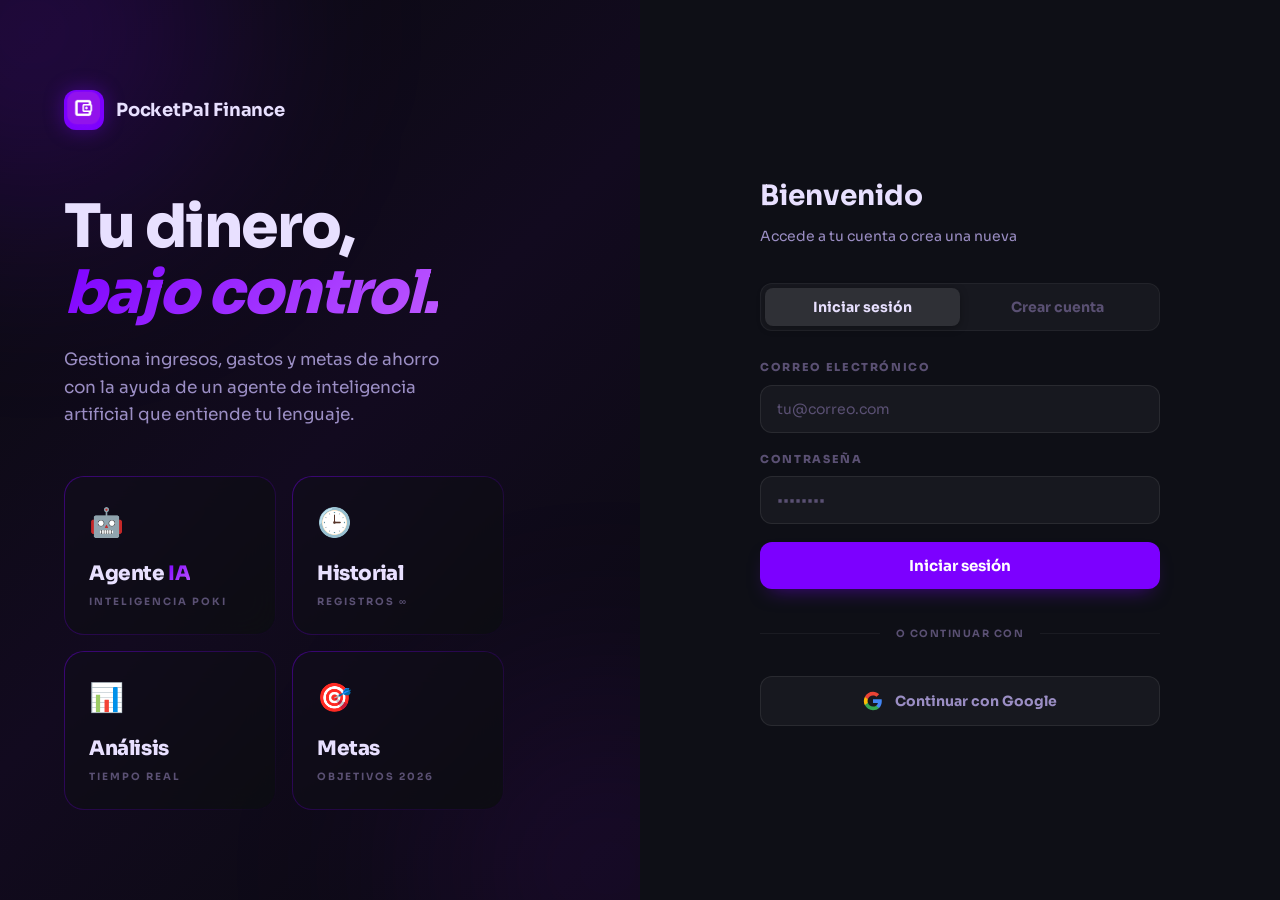
<file: frontend/index.html>
<!doctype html>
<html lang="es">
    <head>
        <meta charset="UTF-8" />
        <meta name="viewport" content="width=device-width, initial-scale=1.0" />
        <title>PocketPal Finance — Inicia sesión</title>

        <!-- Fuentes -->
        <link rel="preconnect" href="https://fonts.googleapis.com" />
        <link rel="preconnect" href="https://fonts.gstatic.com" crossorigin />
        <link
            href="https://fonts.googleapis.com/css2?family=Sora:wght@300;400;600;700;800&display=swap"
            rel="stylesheet" />

        <!-- Estilos -->
        <link rel="stylesheet" href="css/base.css" />
        <link rel="stylesheet" href="css/components.css" />
        <link rel="stylesheet" href="css/login.css" />
    </head>

    <body>
        <div class="login-shell">
            <!-- ── Panel izquierdo — Propuesta de valor ─────────────────────────────── -->
            <div class="login-panel">
                <div class="login-panel-orb login-panel-orb-top"></div>
                <div class="login-panel-orb login-panel-orb-bottom"></div>

                <div style="position: relative; z-index: 1">
                    <!-- Logo -->
                    <div class="login-logo">
                        <div class="login-logo-mark">
                            <img
                                src="assets/logoPocketPal.png"
                                alt="PocketPal"
                                style="
                                    width: 100%;
                                    height: 100%;
                                    object-fit: cover;
                                " />
                        </div>
                        <span
                            style="
                                font-size: 18px;
                                font-weight: 700;
                                letter-spacing: -0.01em;
                            "
                            >PocketPal Finance</span
                        >
                    </div>

                    <!-- Heading -->
                    <h1 class="login-hero-title">
                        Tu dinero,<br /><span
                            class="gradient-text"
                            style="font-style: italic"
                            >bajo control.</span
                        >
                    </h1>
                    <p class="login-hero-subtitle">
                        Gestiona ingresos, gastos y metas de ahorro con la ayuda
                        de un agente de inteligencia artificial que entiende tu
                        lenguaje.
                    </p>

                    <!-- Feature cards -->
                    <div class="login-features">
                        <div class="feature-card">
                            <div class="feature-card-inner">
                                <div class="feature-emoji">🤖</div>
                                <div class="feature-name">
                                    Agente <span class="gradient-text">IA</span>
                                </div>
                                <div class="feature-sub">Inteligencia POKI</div>
                            </div>
                        </div>
                        <div class="feature-card">
                            <div class="feature-card-inner">
                                <div class="feature-emoji">🕒</div>
                                <div class="feature-name">Historial</div>
                                <div class="feature-sub">Registros ∞</div>
                            </div>
                        </div>
                        <div class="feature-card">
                            <div class="feature-card-inner">
                                <div class="feature-emoji">📊</div>
                                <div class="feature-name">Análisis</div>
                                <div class="feature-sub">Tiempo Real</div>
                            </div>
                        </div>
                        <div class="feature-card">
                            <div class="feature-card-inner">
                                <div class="feature-emoji">🎯</div>
                                <div class="feature-name">Metas</div>
                                <div class="feature-sub">Objetivos 2026</div>
                            </div>
                        </div>
                    </div>
                </div>
            </div>

            <!-- ── Panel derecho — Formulario de autenticación ──────────────────────── -->
            <div class="login-form-side">
                <div class="login-form-container">
                    <h2 class="login-form-heading">Bienvenido</h2>
                    <p class="login-form-sub">
                        Accede a tu cuenta o crea una nueva
                    </p>

                    <!-- Pestañas Login / Registro -->
                    <div class="auth-tabs" role="tablist">
                        <button
                            id="tab-login"
                            class="auth-tab active"
                            role="tab"
                            aria-selected="true"
                            data-tab="login">
                            Iniciar sesión
                        </button>
                        <button
                            id="tab-register"
                            class="auth-tab"
                            role="tab"
                            aria-selected="false"
                            data-tab="register">
                            Crear cuenta
                        </button>
                    </div>

                    <!-- Formulario de login -->
                    <form id="login-form" novalidate>
                        <div class="auth-field">
                            <label class="auth-label" for="login-email"
                                >Correo electrónico</label
                            >
                            <input
                                class="auth-input"
                                type="email"
                                id="login-email"
                                placeholder="tu@correo.com"
                                autocomplete="email"
                                required />
                        </div>
                        <div class="auth-field">
                            <label class="auth-label" for="login-password"
                                >Contraseña</label
                            >
                            <input
                                class="auth-input"
                                type="password"
                                id="login-password"
                                placeholder="••••••••"
                                autocomplete="current-password"
                                required />
                        </div>
                        <button
                            type="submit"
                            class="auth-submit"
                            id="login-btn">
                            Iniciar sesión
                        </button>
                    </form>

                    <!-- Formulario de registro (oculto por defecto) -->
                    <form id="register-form" novalidate hidden>
                        <div class="auth-field">
                            <label class="auth-label" for="reg-name"
                                >Nombre completo</label
                            >
                            <input
                                class="auth-input"
                                type="text"
                                id="reg-name"
                                placeholder="Tu nombre"
                                autocomplete="name"
                                required />
                        </div>
                        <div class="auth-field">
                            <label class="auth-label" for="reg-email"
                                >Correo electrónico</label
                            >
                            <input
                                class="auth-input"
                                type="email"
                                id="reg-email"
                                placeholder="tu@correo.com"
                                autocomplete="email"
                                required />
                        </div>
                        <div class="auth-field">
                            <label class="auth-label" for="reg-password"
                                >Contraseña</label
                            >
                            <input
                                class="auth-input"
                                type="password"
                                id="reg-password"
                                placeholder="Mínimo 6 caracteres"
                                autocomplete="new-password"
                                required />
                        </div>
                        <button
                            type="submit"
                            class="auth-submit"
                            id="register-btn">
                            Crear mi cuenta
                        </button>
                    </form>

                    <!-- Divisor -->
                    <div class="auth-divider">
                        <span class="auth-divider-text">o continuar con</span>
                    </div>

                    <!-- Botón Google -->
                    <button class="btn-google" id="btn-google" type="button">
                        <!-- SVG del logo de Google — inline es correcto aquí porque es un ícono de tercero,
             no un estilo. No se puede externalizar a un archivo CSS. -->
                        <svg
                            width="20"
                            height="20"
                            viewBox="0 0 24 24"
                            aria-hidden="true">
                            <path
                                fill="#4285F4"
                                d="M22.56 12.25c0-.78-.07-1.53-.2-2.25H12v4.26h5.92c-.26 1.37-1.04 2.53-2.21 3.31v2.77h3.57c2.08-1.92 3.28-4.74 3.28-8.09z" />
                            <path
                                fill="#34A853"
                                d="M12 23c2.97 0 5.46-.98 7.28-2.66l-3.57-2.77c-.98.66-2.23 1.06-3.71 1.06-2.86 0-5.29-1.93-6.16-4.53H2.18v2.84C3.99 20.53 7.7 23 12 23z" />
                            <path
                                fill="#FBBC05"
                                d="M5.84 14.09c-.22-.66-.35-1.36-.35-2.09s.13-1.43.35-2.09V7.07H2.18C1.43 8.55 1 10.22 1 12s.43 3.45 1.18 4.93l3.66-2.84z" />
                            <path
                                fill="#EA4335"
                                d="M12 5.38c1.62 0 3.06.56 4.21 1.64l3.15-3.15C17.45 2.09 14.97 1 12 1 7.7 1 3.99 3.47 2.18 7.07l3.66 2.84c.87-2.6 3.3-4.53 6.16-4.53z" />
                        </svg>
                        Continuar con Google
                    </button>
                </div>
            </div>
        </div>

        <!-- Toast container -->
        <div id="toast-container"></div>

        <!-- Scripts: api.js primero (define auth, toast, saveAuth), luego la lógica de la página -->
        <script src="js/api.js"></script>
        <script src="js/pages/login.js"></script>
    </body>
</html>
</file>
<file: frontend/css/base.css>
/**
 * base.css — Reset, variables CSS, tipografía y estilos globales.
 *
 * Este archivo se carga en TODAS las páginas de PocketPal.
 * No contiene estilos específicos de ninguna página ni componente.
 * Las variables CSS se definen aquí para que todos los archivos CSS las hereden.
 *
 * Orden de carga recomendado:
 *   1. base.css       ← variables + reset + tipografía
 *   2. components.css ← componentes reutilizables (btn, modal, badge, toast…)
 *   3. [page].css     ← estilos específicos de la página
 */

/* ── Reset ─────────────────────────────────────────────────────────────────── */
*,
*::before,
*::after {
    box-sizing: border-box;
    margin: 0;
    padding: 0;
}

html {
    scroll-behavior: smooth;
}

body {
    font-family: "Sora", sans-serif;
    background: var(--bg);
    color: var(--text);
    -webkit-font-smoothing: antialiased;
    font-size: 14px;
    line-height: 1.6;
}

a {
    color: inherit;
    text-decoration: none;
}
button {
    cursor: pointer;
    border: none;
    background: none;
    font-family: inherit;
}

/* ── CSS Custom Properties (Design Tokens) ─────────────────────────────────── */
:root {
    /* Fondos en escala de oscuridad */
    --bg: #0a0b0f;
    --bg2: #0e0f16;
    --bg3: #13141e;
    --surface: #191a27;

    /* Bordes */
    --border: rgba(124, 0, 255, 0.15);
    --border2: rgba(124, 0, 255, 0.3);

    /* Paleta de marca */
    --purple: #7c00ff;
    --violet: #8b00ff;

    /* Texto */
    --text: #e8e0ff;
    --text2: #9b8ec4;
    --text3: #5a5073;

    /* Semánticos */
    --green: #00e5a0;
    --red: #ff4d6d;
    --blue: #4d9fff;
    --gold: #f5c542;

    /* Radios */
    --radius: 12px;
    --radius-lg: 20px;
}

/* ── Scrollbar personalizada ────────────────────────────────────────────────── */
::-webkit-scrollbar {
    width: 4px;
    height: 4px;
}
::-webkit-scrollbar-track {
    background: transparent;
}
::-webkit-scrollbar-thumb {
    background: rgba(124, 0, 255, 0.35);
    border-radius: 99px;
}

/* ── Helpers de texto ───────────────────────────────────────────────────────── */
.gradient-text {
    background: linear-gradient(135deg, #7c00ff, #bf5aff);
    -webkit-background-clip: text;
    -webkit-text-fill-color: transparent;
    background-clip: text;
}

.text-dim {
    color: var(--text3);
}

/* ── Helpers de fondo ───────────────────────────────────────────────────────── */
.nova-grad {
    background: linear-gradient(135deg, #7c00ff, #bf5aff);
}
.nova-avatar-grad {
    background: linear-gradient(135deg, #7c00ff, #bf5aff);
}
.progress-fill {
    background: linear-gradient(90deg, #7c00ff, #bf5aff);
}

/* ── Animación de entrada (usada en page-section) ───────────────────────────── */
@keyframes fadeUp {
    from {
        opacity: 0;
        transform: translateY(10px);
    }
    to {
        opacity: 1;
        transform: none;
    }
}

.page-section {
    animation: fadeUp 0.3s ease forwards;
}

/* ── Skeleton loading ───────────────────────────────────────────────────────── */
@keyframes shimmer {
    to {
        background-position: -200% 0;
    }
}

.skeleton {
    background: linear-gradient(
        90deg,
        var(--bg3) 25%,
        var(--surface) 50%,
        var(--bg3) 75%
    );
    background-size: 200% 100%;
    animation: shimmer 1.4s infinite;
    border-radius: 8px;
}

/* ── Spinner ────────────────────────────────────────────────────────────────── */
@keyframes spin {
    to {
        transform: rotate(360deg);
    }
}

.spinner {
    display: inline-block;
    width: 16px;
    height: 16px;
    border: 2px solid rgba(124, 0, 255, 0.2);
    border-top-color: var(--purple);
    border-radius: 50%;
    animation: spin 0.7s linear infinite;
    vertical-align: middle;
}
</file>
<file: frontend/css/components.css>
/**
 * components.css — Componentes de UI reutilizables.
 *
 * Se carga en TODAS las páginas, después de base.css.
 * Contiene únicamente clases de componentes que pueden aparecer
 * en más de una página: botones, modales, badges, toasts, tablas,
 * formularios y paginación.
 *
 * NO contiene:
 *   - Estilos de layout de página (eso va en [page].css)
 *   - Estilos de componentes específicos de una sola página
 */

/* ══════════════════════════════════════════════════════════════
   BOTONES
   ══════════════════════════════════════════════════════════════ */

.btn {
    display: inline-flex;
    align-items: center;
    justify-content: center;
    gap: 8px;
    padding: 11px 20px;
    border-radius: var(--radius);
    font-weight: 500;
    font-size: 14px;
    font-family: "Sora", sans-serif;
    white-space: nowrap;
    transition: all 0.2s;
    cursor: pointer;
    border: none;
}

/* Primario — gradiente púrpura */
.btn-primary {
    background: linear-gradient(135deg, var(--purple), var(--violet));
    color: #fff;
    width: 100%;
    padding: 13px;
    font-size: 15px;
    font-weight: 600;
}
.btn-primary:hover {
    opacity: 0.9;
    transform: translateY(-1px);
    box-shadow: 0 8px 24px rgba(124, 0, 255, 0.35);
}

/* Secundario — borde sutil */
.btn-secondary {
    background: var(--surface);
    color: var(--text);
    border: 1px solid var(--border);
}
.btn-secondary:hover {
    border-color: var(--border2);
    background: var(--bg3);
}

/* Ghost — sin fondo */
.btn-ghost {
    color: var(--text2);
    padding: 8px 12px;
}
.btn-ghost:hover {
    color: var(--text);
    background: var(--surface);
}

/* Peligro — rojo */
.btn-danger {
    background: rgba(255, 77, 109, 0.12);
    color: var(--red);
    border: 1px solid rgba(255, 77, 109, 0.25);
}
.btn-danger:hover {
    background: rgba(255, 77, 109, 0.22);
}

/* Tamaños */
.btn-sm {
    padding: 7px 14px;
    font-size: 13px;
}
.btn-icon {
    padding: 6px 8px;
}

/* Estado deshabilitado */
.btn:disabled {
    opacity: 0.45;
    cursor: not-allowed;
    transform: none !important;
}

/* ══════════════════════════════════════════════════════════════
   MODALES
   ══════════════════════════════════════════════════════════════ */

/* Overlay semitransparente que cubre toda la pantalla */
.modal-overlay {
    position: fixed;
    inset: 0;
    background: rgba(0, 0, 0, 0.75);
    backdrop-filter: blur(6px);
    display: flex;
    align-items: center;
    justify-content: center;
    z-index: 100;
    opacity: 0;
    pointer-events: none;
    transition: opacity 0.2s;
    padding: 16px; /* espacio en móvil */
}

/* Clase .open la añade ui.js al abrir */
.modal-overlay.open {
    opacity: 1;
    pointer-events: all;
}

/* Contenedor del modal */
.modal {
    background: var(--bg2);
    border: 1px solid var(--border2);
    border-radius: var(--radius-lg);
    padding: 28px;
    width: 100%;
    max-width: 480px;
    transform: translateY(20px) scale(0.97);
    transition: transform 0.25s ease;
    max-height: 90vh;
    overflow-y: auto;
}

.modal-overlay.open .modal {
    transform: none;
}

/* Cabecera del modal */
.modal-header {
    display: flex;
    align-items: center;
    justify-content: space-between;
    margin-bottom: 24px;
}

.modal-title {
    font-size: 18px;
    font-weight: 700;
    color: var(--text);
}

/* Botón × para cerrar */
.modal-close {
    width: 32px;
    height: 32px;
    border-radius: 8px;
    background: var(--bg3);
    color: var(--text2);
    display: grid;
    place-items: center;
    font-size: 18px;
    cursor: pointer;
    transition: all 0.2s;
    border: none;
    font-family: inherit;
}
.modal-close:hover {
    background: var(--surface);
    color: var(--text);
}

/* ══════════════════════════════════════════════════════════════
   BADGES
   ══════════════════════════════════════════════════════════════ */

.badge {
    display: inline-flex;
    align-items: center;
    gap: 4px;
    padding: 3px 9px;
    border-radius: 99px;
    font-size: 11px;
    font-weight: 600;
}

.badge-income {
    background: rgba(0, 229, 160, 0.12);
    color: var(--green);
}
.badge-expense {
    background: rgba(255, 77, 109, 0.12);
    color: var(--red);
}
.badge-saving {
    background: rgba(124, 0, 255, 0.15);
    color: #bf5aff;
}
.badge-blue {
    background: rgba(77, 159, 255, 0.12);
    color: var(--blue);
}
.badge-gold {
    background: rgba(245, 197, 66, 0.12);
    color: var(--gold);
}

/* ══════════════════════════════════════════════════════════════
   TOASTS
   ══════════════════════════════════════════════════════════════ */

#toast-container {
    position: fixed;
    bottom: 24px;
    right: 24px;
    z-index: 9999;
    display: flex;
    flex-direction: column;
    gap: 8px;
    pointer-events: none;
}

.toast {
    display: flex;
    align-items: center;
    gap: 10px;
    background: var(--surface);
    border: 1px solid var(--border2);
    border-radius: var(--radius);
    padding: 12px 16px;
    font-size: 13px;
    font-weight: 500;
    min-width: 260px;
    transform: translateX(120%);
    transition: transform 0.35s cubic-bezier(0.34, 1.56, 0.64, 1);
    box-shadow: 0 8px 48px rgba(0, 0, 0, 0.6);
    pointer-events: all;
}

.toast.show {
    transform: translateX(0);
}
.toast-success {
    border-color: rgba(0, 229, 160, 0.3);
}
.toast-error {
    border-color: rgba(255, 77, 109, 0.3);
}

.toast-icon {
    width: 22px;
    height: 22px;
    border-radius: 50%;
    display: grid;
    place-items: center;
    font-size: 12px;
    font-weight: 700;
    flex-shrink: 0;
}
.toast-success .toast-icon {
    background: rgba(0, 229, 160, 0.12);
    color: var(--green);
}
.toast-error .toast-icon {
    background: rgba(255, 77, 109, 0.12);
    color: var(--red);
}
.toast-info .toast-icon {
    background: rgba(77, 159, 255, 0.12);
    color: var(--blue);
}

/* ══════════════════════════════════════════════════════════════
   FORMULARIOS
   ══════════════════════════════════════════════════════════════ */

/* Inputs, selects y textareas compartidos */
input,
textarea,
select {
    font-family: "Sora", sans-serif;
    background: var(--bg3);
    border: 1px solid var(--border2);
    color: var(--text);
    border-radius: var(--radius);
    padding: 10px 14px;
    font-size: 14px;
    width: 100%;
    transition:
        border-color 0.2s,
        box-shadow 0.2s;
}

input:focus,
textarea:focus,
select:focus {
    outline: none;
    border-color: var(--purple);
    box-shadow: 0 0 0 3px rgba(124, 0, 255, 0.2);
}

input::placeholder,
textarea::placeholder {
    color: var(--text3);
}

select option {
    background: var(--bg3);
}

.form-group {
    margin-bottom: 16px;
}

.form-label {
    display: block;
    font-size: 12px;
    font-weight: 600;
    color: var(--text2);
    margin-bottom: 6px;
    text-transform: uppercase;
    letter-spacing: 0.5px;
}

.form-hint {
    font-size: 11px;
    color: var(--text3);
    margin-top: 4px;
}

.form-row {
    display: grid;
    grid-template-columns: 1fr 1fr;
    gap: 12px;
}
@media (max-width: 480px) {
    .form-row {
        grid-template-columns: 1fr;
    }
}

.form-actions {
    display: flex;
    gap: 10px;
    margin-top: 24px;
    justify-content: flex-end;
}

/* Toggle de tipo de transacción (Ingreso / Gasto) */
.type-toggle {
    display: flex;
    background: var(--bg3);
    border-radius: var(--radius);
    padding: 4px;
    gap: 4px;
}

.type-btn {
    flex: 1;
    padding: 9px;
    border-radius: 8px;
    text-align: center;
    font-weight: 600;
    font-size: 13px;
    color: var(--text2);
    cursor: pointer;
    transition: all 0.2s;
    font-family: "Sora", sans-serif;
}
.type-btn.income.active {
    background: rgba(0, 229, 160, 0.12);
    color: var(--green);
}
.type-btn.expense.active {
    background: rgba(255, 77, 109, 0.12);
    color: var(--red);
}

/* ══════════════════════════════════════════════════════════════
   TABLA
   ══════════════════════════════════════════════════════════════ */

table {
    width: 100%;
    border-collapse: collapse;
}

th {
    text-align: left;
    font-size: 11px;
    font-weight: 600;
    text-transform: uppercase;
    letter-spacing: 0.5px;
    color: var(--text3);
    padding: 8px 12px;
    border-bottom: 1px solid var(--border);
}

td {
    padding: 11px 12px;
    border-bottom: 1px solid rgba(124, 0, 255, 0.08);
    font-size: 13px;
    color: var(--text2);
}

tr:last-child td {
    border-bottom: none;
}
tr:hover td {
    background: rgba(124, 0, 255, 0.04);
    color: var(--text);
}

/* Montos con fuente monospace */
.amount-income {
    color: var(--green);
    font-family: "JetBrains Mono", monospace;
    font-weight: 600;
}
.amount-expense {
    color: var(--red);
    font-family: "JetBrains Mono", monospace;
    font-weight: 600;
}

/* ══════════════════════════════════════════════════════════════
   FILTROS
   ══════════════════════════════════════════════════════════════ */

.filters-row {
    display: flex;
    gap: 8px;
    flex-wrap: wrap;
    margin-bottom: 16px;
}

.filters-row input,
.filters-row select {
    width: auto;
    flex: 1;
    min-width: 120px;
    padding: 7px 10px;
    font-size: 12px;
}

/* ══════════════════════════════════════════════════════════════
   PAGINACIÓN
   ══════════════════════════════════════════════════════════════ */

.pagination {
    display: flex;
    align-items: center;
    justify-content: space-between;
    flex-wrap: wrap;
    gap: 8px;
    padding-top: 12px;
}

.pagination-info {
    font-size: 12px;
    color: var(--text3);
}

.pagination-controls {
    display: flex;
    gap: 6px;
    align-items: center;
}

.pagination-page {
    font-size: 12px;
    color: var(--text2);
    padding: 0 4px;
}

.pagination button:disabled {
    opacity: 0.35;
    cursor: not-allowed;
}

/* ══════════════════════════════════════════════════════════════
   TARJETA DE META
   ══════════════════════════════════════════════════════════════ */

.goal-card {
    background: var(--bg3);
    border: 1px solid var(--border);
    border-radius: var(--radius);
    padding: 16px;
    transition: border-color 0.2s;
}
.goal-card:hover {
    border-color: var(--border2);
}
.goal-card.completed {
    opacity: 0.6;
}

.goal-header {
    display: flex;
    justify-content: space-between;
    align-items: flex-start;
    gap: 8px;
    margin-bottom: 4px;
}

.goal-title {
    font-weight: 600;
    font-size: 14px;
    color: var(--text);
}

.goal-amounts {
    display: flex;
    justify-content: space-between;
    font-size: 12px;
    color: var(--text2);
    margin: 6px 0;
}

.goal-pct {
    font-family: "JetBrains Mono", monospace;
    font-weight: 600;
    font-size: 12px;
    color: var(--purple);
}

.goal-actions {
    display: flex;
    gap: 4px;
    flex-shrink: 0;
}

/* Barra de progreso */
.progress-bar-wrap {
    height: 6px;
    background: var(--bg);
    border-radius: 99px;
    overflow: hidden;
    margin-top: 8px;
}

.progress-bar-fill {
    height: 100%;
    border-radius: 99px;
    background: linear-gradient(90deg, var(--purple), #bf5aff);
    transition: width 0.6s ease;
}

/* ══════════════════════════════════════════════════════════════
   EMPTY STATE
   ══════════════════════════════════════════════════════════════ */

.empty-state {
    text-align: center;
    padding: 32px 16px;
    color: var(--text3);
}

.empty-state-icon {
    font-size: 2rem;
    margin-bottom: 8px;
}
.empty-state-text {
    font-size: 13px;
}

/* ══════════════════════════════════════════════════════════════
   ESTADO DE PELIGRO (confirmaciones de eliminación)
   ══════════════════════════════════════════════════════════════ */

.danger-box {
    background: var(--bg3);
    border: 1px solid rgba(255, 77, 109, 0.2);
    border-radius: var(--radius);
    padding: 14px 16px;
    font-size: 13px;
    color: var(--text2);
    margin-bottom: 20px;
}
</file>
<file: frontend/css/login.css>
/**
 * login.css — Estilos específicos de la página de login/registro (index.html).
 *
 * Cargado SOLO en index.html, después de base.css y components.css.
 * Define el layout de dos columnas (panel decorativo + formulario)
 * y los estilos propios del formulario de auth.
 */

/* ══════════════════════════════════════════════════════════════
   LAYOUT — Dos columnas a pantalla completa
   ══════════════════════════════════════════════════════════════ */

.login-shell {
    display: grid;
    grid-template-columns: 1fr 1fr;
    min-height: 100vh;
}

@media (max-width: 1024px) {
    /* En tablet/móvil solo se muestra el formulario */
    .login-shell {
        grid-template-columns: 1fr;
    }
    .login-panel {
        display: none;
    }
}

/* ══════════════════════════════════════════════════════════════
   PANEL IZQUIERDO — Decorativo con propuesta de valor
   ══════════════════════════════════════════════════════════════ */

.login-panel {
    display: flex;
    flex-direction: column;
    justify-content: center;
    padding: 64px;
    position: relative;
    overflow: hidden;
    background: linear-gradient(135deg, var(--bg), #120a1f, var(--bg));
}

/* Orbes de luz de fondo */
.login-panel-orb {
    position: absolute;
    border-radius: 50%;
    filter: blur(100px);
    pointer-events: none;
}
.login-panel-orb-top {
    width: 384px;
    height: 384px;
    top: -160px;
    left: -160px;
    background: rgba(124, 0, 255, 0.2);
}
.login-panel-orb-bottom {
    width: 384px;
    height: 384px;
    bottom: -160px;
    right: -160px;
    background: rgba(139, 0, 255, 0.1);
}

/* Logo del panel */
.login-logo {
    display: flex;
    align-items: center;
    gap: 12px;
    margin-bottom: 64px;
}

.login-logo-mark {
    width: 40px;
    height: 40px;
    border-radius: 12px;
    background: var(--purple);
    display: grid;
    place-items: center;
    font-weight: 900;
    color: #fff;
    font-size: 13px;
    box-shadow: 0 0 20px rgba(124, 0, 255, 0.4);
    overflow: hidden;
}

/* Heading principal */
.login-hero-title {
    font-size: clamp(36px, 5vw, 60px);
    font-weight: 900;
    line-height: 1.1;
    letter-spacing: -0.03em;
    margin-bottom: 20px;
    color: var(--text);
}

.login-hero-subtitle {
    font-size: 17px;
    color: var(--text2);
    line-height: 1.6;
    margin-bottom: 48px;
    max-width: 400px;
}

/* Grid de feature cards */
.login-features {
    display: grid;
    grid-template-columns: 1fr 1fr;
    gap: 16px;
    max-width: 440px;
}

.feature-card {
    position: relative;
    border-radius: var(--radius-lg);
    padding: 1px;
    background: linear-gradient(135deg, rgba(124, 0, 255, 0.4), transparent);
    transition: all 0.4s;
}
.feature-card:hover {
    background: linear-gradient(135deg, var(--purple), transparent);
}

.feature-card-inner {
    background: rgba(13, 14, 18, 0.9);
    backdrop-filter: blur(16px);
    border-radius: calc(var(--radius-lg) - 1px);
    padding: 24px;
    height: 100%;
}

.feature-emoji {
    font-size: 28px;
    margin-bottom: 12px;
}
.feature-name {
    font-size: 20px;
    font-weight: 900;
    color: var(--text);
    letter-spacing: -0.02em;
}
.feature-sub {
    font-size: 10px;
    color: var(--text3);
    font-weight: 700;
    text-transform: uppercase;
    letter-spacing: 0.2em;
    margin-top: 4px;
}

/* ══════════════════════════════════════════════════════════════
   PANEL DERECHO — Formulario de autenticación
   ══════════════════════════════════════════════════════════════ */

.login-form-side {
    display: flex;
    align-items: center;
    justify-content: center;
    padding: 32px;
    background: var(--bg);
}

@media (min-width: 1024px) {
    .login-form-side {
        background: var(--bg2);
    }
}

.login-form-container {
    width: 100%;
    max-width: 400px;
}

.login-form-heading {
    font-size: 28px;
    font-weight: 700;
    color: var(--text);
    margin-bottom: 6px;
}

.login-form-sub {
    font-size: 14px;
    color: var(--text2);
    margin-bottom: 36px;
}

/* Pestañas Login / Registro */
.auth-tabs {
    display: flex;
    background: rgba(255, 255, 255, 0.04);
    padding: 4px;
    border-radius: var(--radius);
    margin-bottom: 28px;
    border: 1px solid rgba(255, 255, 255, 0.05);
}

.auth-tab {
    flex: 1;
    padding: 10px;
    border-radius: 8px;
    font-size: 14px;
    font-weight: 700;
    text-align: center;
    cursor: pointer;
    transition: all 0.25s;
    color: var(--text3);
    font-family: "Sora", sans-serif;
    border: none;
    background: none;
}

.auth-tab.active {
    background: rgba(255, 255, 255, 0.1);
    color: var(--text);
    box-shadow: 0 2px 8px rgba(0, 0, 0, 0.3);
}

/* Inputs de login */
.auth-input {
    width: 100%;
    background: rgba(255, 255, 255, 0.04);
    border: 1px solid rgba(255, 255, 255, 0.08);
    border-radius: var(--radius);
    padding: 14px 16px;
    font-size: 14px;
    color: var(--text);
    transition: all 0.2s;
    font-family: "Sora", sans-serif;
}
.auth-input:focus {
    outline: none;
    border-color: var(--violet);
    box-shadow: 0 0 0 3px rgba(139, 0, 255, 0.15);
}
.auth-input::placeholder {
    color: var(--text3);
}

.auth-label {
    display: block;
    font-size: 11px;
    font-weight: 900;
    text-transform: uppercase;
    letter-spacing: 0.15em;
    color: var(--text3);
    margin-bottom: 8px;
}

.auth-field {
    margin-bottom: 18px;
}

/* Botón de submit */
.auth-submit {
    width: 100%;
    background: var(--purple);
    color: #fff;
    font-weight: 700;
    font-size: 15px;
    padding: 14px;
    border-radius: var(--radius);
    border: none;
    cursor: pointer;
    transition: all 0.2s;
    font-family: "Sora", sans-serif;
    box-shadow: 0 10px 20px -10px rgba(124, 0, 255, 0.5);
    display: flex;
    align-items: center;
    justify-content: center;
    gap: 8px;
}
.auth-submit:hover {
    background: var(--violet);
    transform: translateY(-1px);
}
.auth-submit:active {
    transform: scale(0.98);
}
.auth-submit:disabled {
    opacity: 0.5;
    cursor: not-allowed;
    transform: none;
}

/* Divisor "o continuar con" */
.auth-divider {
    position: relative;
    margin: 32px 0;
    text-align: center;
}
.auth-divider::before {
    content: "";
    position: absolute;
    top: 50%;
    left: 0;
    right: 0;
    height: 1px;
    background: rgba(255, 255, 255, 0.05);
}
.auth-divider-text {
    position: relative;
    display: inline-block;
    padding: 0 16px;
    font-size: 10px;
    font-weight: 700;
    text-transform: uppercase;
    letter-spacing: 0.15em;
    color: var(--text3);
    background: var(--bg);
}
@media (min-width: 1024px) {
    .auth-divider-text {
        background: var(--bg2);
    }
}

/* Botón de Google */
.btn-google {
    width: 100%;
    display: flex;
    align-items: center;
    justify-content: center;
    gap: 12px;
    padding: 14px;
    border-radius: var(--radius);
    border: 1px solid rgba(255, 255, 255, 0.08);
    background: rgba(255, 255, 255, 0.04);
    color: var(--text2);
    font-weight: 700;
    font-size: 14px;
    cursor: pointer;
    transition: all 0.2s;
    font-family: "Sora", sans-serif;
}
.btn-google:hover {
    background: rgba(255, 255, 255, 0.08);
}
.btn-google:active {
    transform: scale(0.98);
}
</file>
<file: frontend/css/ai.css>
/**
 * ai.css — Estilos específicos de la página del agente IA (ai.html).
 *
 * Cargado SOLO en ai.html, después de base.css y components.css.
 * Define el layout del chat, burbujas de mensaje, indicador de typing
 * y los botones de acciones rápidas.
 */

/* ══════════════════════════════════════════════════════════════
   LAYOUT — Header + área de chat
   ══════════════════════════════════════════════════════════════ */

.ai-shell {
    display: grid;
    grid-template-rows: 64px 1fr;
    min-height: 100vh;
}

.ai-header {
    display: flex;
    align-items: center;
    justify-content: space-between;
    padding: 0 28px;
    height: 64px;
    background: var(--bg2);
    border-bottom: 1px solid var(--border);
    position: sticky;
    top: 0;
    z-index: 10;
}

.ai-main {
    display: flex;
    flex-direction: column;
    background: var(--bg);
    overflow: hidden;
    height: calc(100vh - 64px);
}

.ai-content {
    display: flex;
    flex-direction: column;
    height: 100%;
    max-width: 768px;
    width: 100%;
    margin: 0 auto;
    padding: 20px 16px;
    gap: 16px;
}

@media (min-width: 640px) {
    .ai-content {
        padding: 20px 24px;
    }
}

/* ══════════════════════════════════════════════════════════════
   AGENT HEADER — Avatar + nombre + estado online
   ══════════════════════════════════════════════════════════════ */

.agent-header {
    display: flex;
    align-items: center;
    gap: 12px;
    flex-shrink: 0;
}

.agent-avatar {
    width: 44px;
    height: 44px;
    border-radius: 14px;
    background: linear-gradient(135deg, var(--purple), #bf5aff);
    display: grid;
    place-items: center;
    font-size: 20px;
    flex-shrink: 0;
    box-shadow: 0 0 32px rgba(124, 0, 255, 0.25);
}

.agent-name {
    font-weight: 700;
    font-size: 18px;
}
.agent-status {
    display: flex;
    align-items: center;
    gap: 6px;
    font-size: 12px;
    color: var(--purple);
    font-weight: 500;
}

/* Punto pulsante de "en línea" */
@keyframes pulseDot {
    0%,
    100% {
        opacity: 1;
    }
    50% {
        opacity: 0.3;
    }
}

.status-dot {
    width: 6px;
    height: 6px;
    border-radius: 50%;
    background: var(--purple);
    animation: pulseDot 2s infinite;
}

/* ══════════════════════════════════════════════════════════════
   MENSAJES — Área de chat scrolleable
   ══════════════════════════════════════════════════════════════ */

.chat-messages {
    flex: 1;
    display: flex;
    flex-direction: column;
    gap: 16px;
    overflow-y: auto;
    padding-right: 4px;
    min-height: 0; /* importante para que flex no colapse el scroll */
}

/* Animación de entrada de burbuja */
@keyframes bubbleIn {
    from {
        opacity: 0;
        transform: translateY(8px);
    }
    to {
        opacity: 1;
        transform: none;
    }
}

.chat-bubble {
    display: flex;
    flex-direction: column;
    max-width: 80%;
    animation: bubbleIn 0.25s ease forwards;
}
@media (min-width: 640px) {
    .chat-bubble {
        max-width: 75%;
    }
}

.chat-bubble.user {
    align-self: flex-end;
}
.chat-bubble.assistant {
    align-self: flex-start;
}

/* Contenido de la burbuja */
.bubble-body {
    padding: 12px 16px;
    font-size: 14px;
    line-height: 1.6;
    border-radius: 18px;
}

.bubble-body.user {
    background: var(--purple);
    color: #fff;
    border-bottom-right-radius: 4px;
}

.bubble-body.assistant {
    background: var(--surface);
    border: 1px solid var(--border);
    color: var(--text);
    border-bottom-left-radius: 4px;
}

.bubble-time {
    display: block;
    font-size: 10px;
    opacity: 0.5;
    margin-top: 4px;
}

/* ══════════════════════════════════════════════════════════════
   TYPING INDICATOR — Tres puntos animados
   ══════════════════════════════════════════════════════════════ */

@keyframes typingBounce {
    0%,
    60%,
    100% {
        transform: none;
        opacity: 0.4;
    }
    30% {
        transform: translateY(-6px);
        opacity: 1;
    }
}

.typing-indicator {
    align-self: flex-start;
    display: flex;
    gap: 4px;
    padding: 14px 16px;
    background: var(--surface);
    border: 1px solid var(--border);
    border-radius: 18px;
    border-bottom-left-radius: 4px;
}

.typing-dot {
    width: 6px;
    height: 6px;
    border-radius: 50%;
    background: var(--text2);
    animation: typingBounce 1.4s infinite;
}
.typing-dot:nth-child(2) {
    animation-delay: 0.2s;
}
.typing-dot:nth-child(3) {
    animation-delay: 0.4s;
}

/* ══════════════════════════════════════════════════════════════
   INPUT AREA — Acciones rápidas + textarea + botón enviar
   ══════════════════════════════════════════════════════════════ */

.input-area {
    flex-shrink: 0;
    background: var(--bg2);
    border: 1px solid var(--border);
    border-radius: var(--radius-lg);
    padding: 12px;
    display: flex;
    flex-direction: column;
    gap: 10px;
}

/* Fila de botones de acción rápida */
.quick-actions {
    display: flex;
    flex-wrap: wrap;
    gap: 6px;
}

.quick-btn {
    padding: 6px 12px;
    border-radius: 99px;
    background: var(--bg3);
    border: 1px solid var(--border);
    color: var(--text2);
    font-size: 12px;
    font-weight: 500;
    cursor: pointer;
    transition: all 0.2s;
    font-family: "Sora", sans-serif;
    white-space: nowrap;
}
.quick-btn:hover {
    border-color: var(--purple);
    color: var(--purple);
}

/* Fila de textarea + botón enviar */
.input-row {
    display: flex;
    gap: 10px;
    align-items: flex-end;
}

.chat-input {
    flex: 1;
    background: var(--bg3);
    border: 1px solid var(--border);
    border-radius: var(--radius);
    padding: 10px 16px;
    font-size: 14px;
    color: var(--text);
    font-family: "Sora", sans-serif;
    line-height: 1.5;
    resize: none;
    min-height: 44px;
    max-height: 120px;
    transition:
        border-color 0.2s,
        box-shadow 0.2s;
}
.chat-input:focus {
    outline: none;
    border-color: var(--purple);
    box-shadow: 0 0 0 3px rgba(124, 0, 255, 0.2);
}
.chat-input::placeholder {
    color: var(--text3);
}

.send-btn {
    width: 44px;
    height: 44px;
    border-radius: var(--radius);
    background: linear-gradient(135deg, var(--purple), #bf5aff);
    display: grid;
    place-items: center;
    font-size: 18px;
    font-weight: 700;
    color: #fff;
    flex-shrink: 0;
    cursor: pointer;
    transition: all 0.2s;
    border: none;
    box-shadow: 0 0 32px rgba(124, 0, 255, 0.25);
}
.send-btn:hover {
    opacity: 0.9;
    transform: scale(1.05);
}
.send-btn:active {
    transform: scale(0.95);
}
.send-btn:disabled {
    opacity: 0.4;
    transform: none;
    cursor: not-allowed;
}

.input-hint {
    font-size: 11px;
    color: var(--text3);
    text-align: center;
}
</file>
